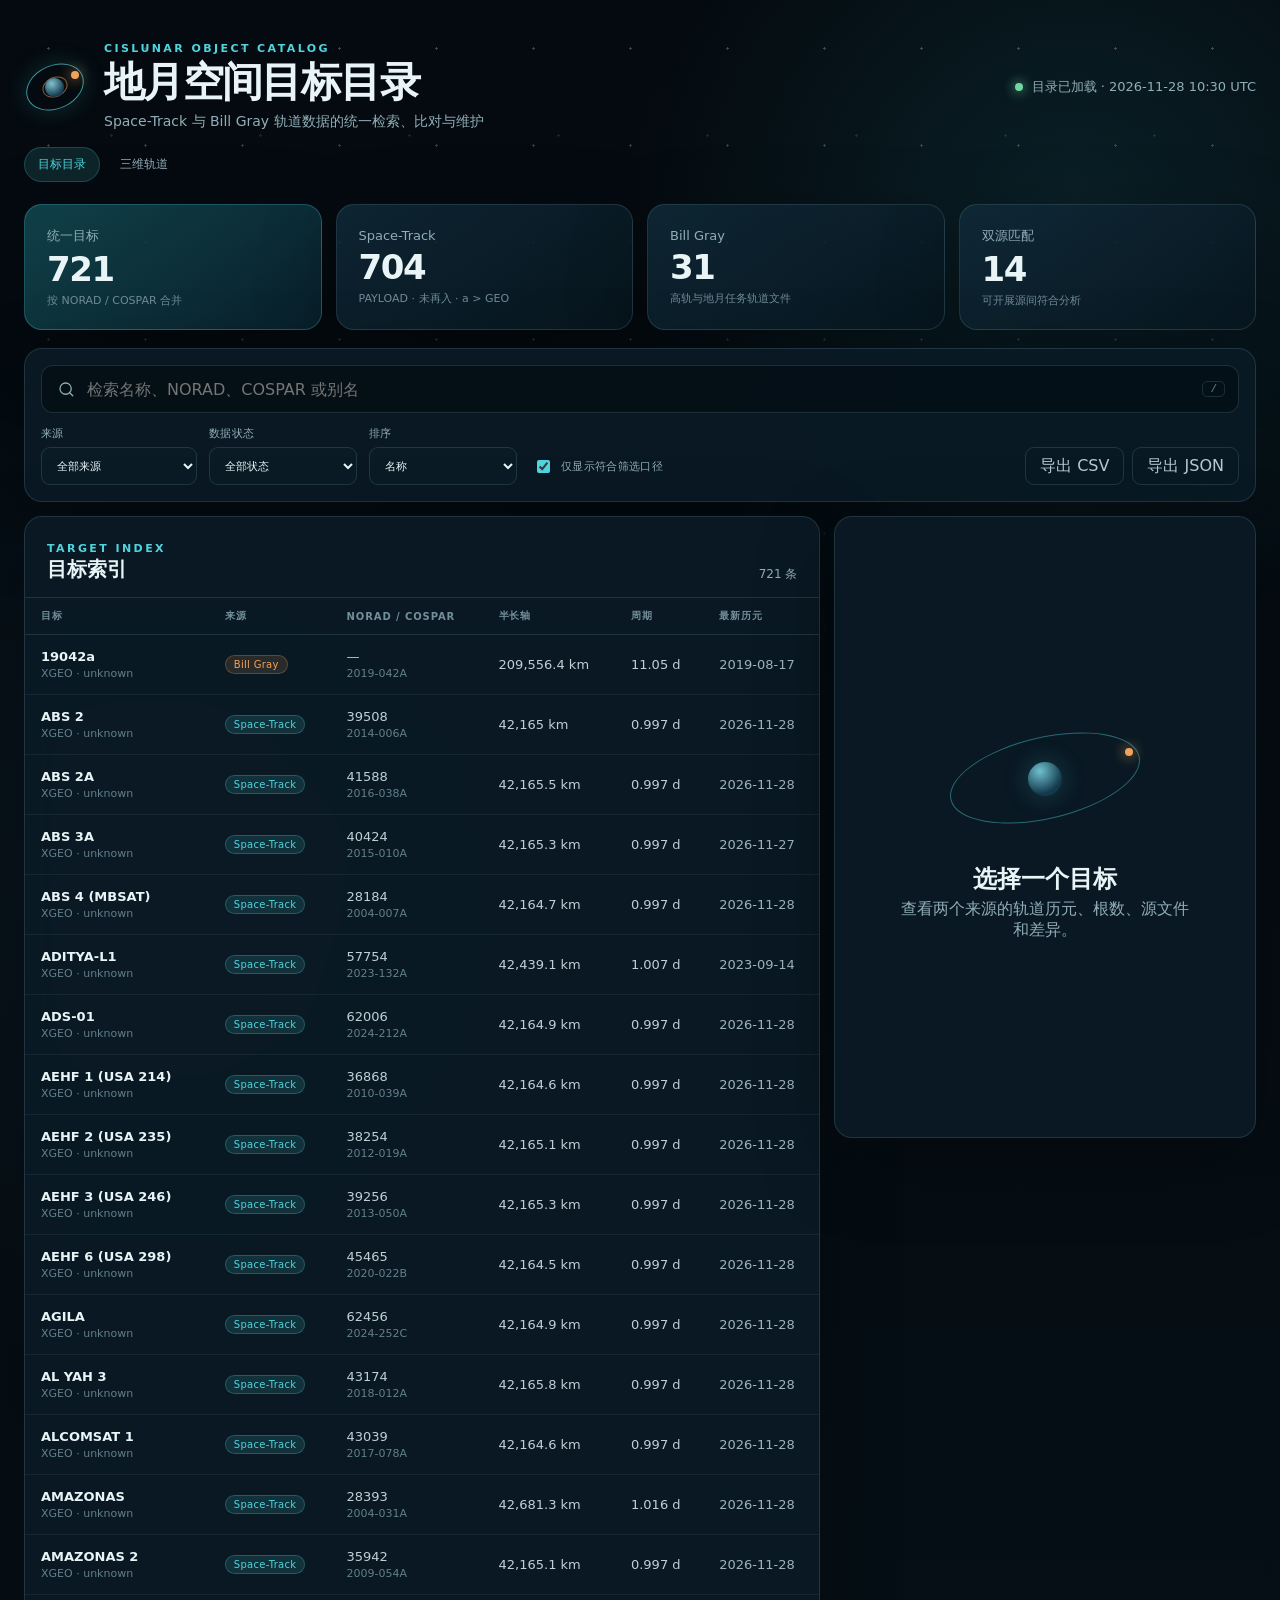
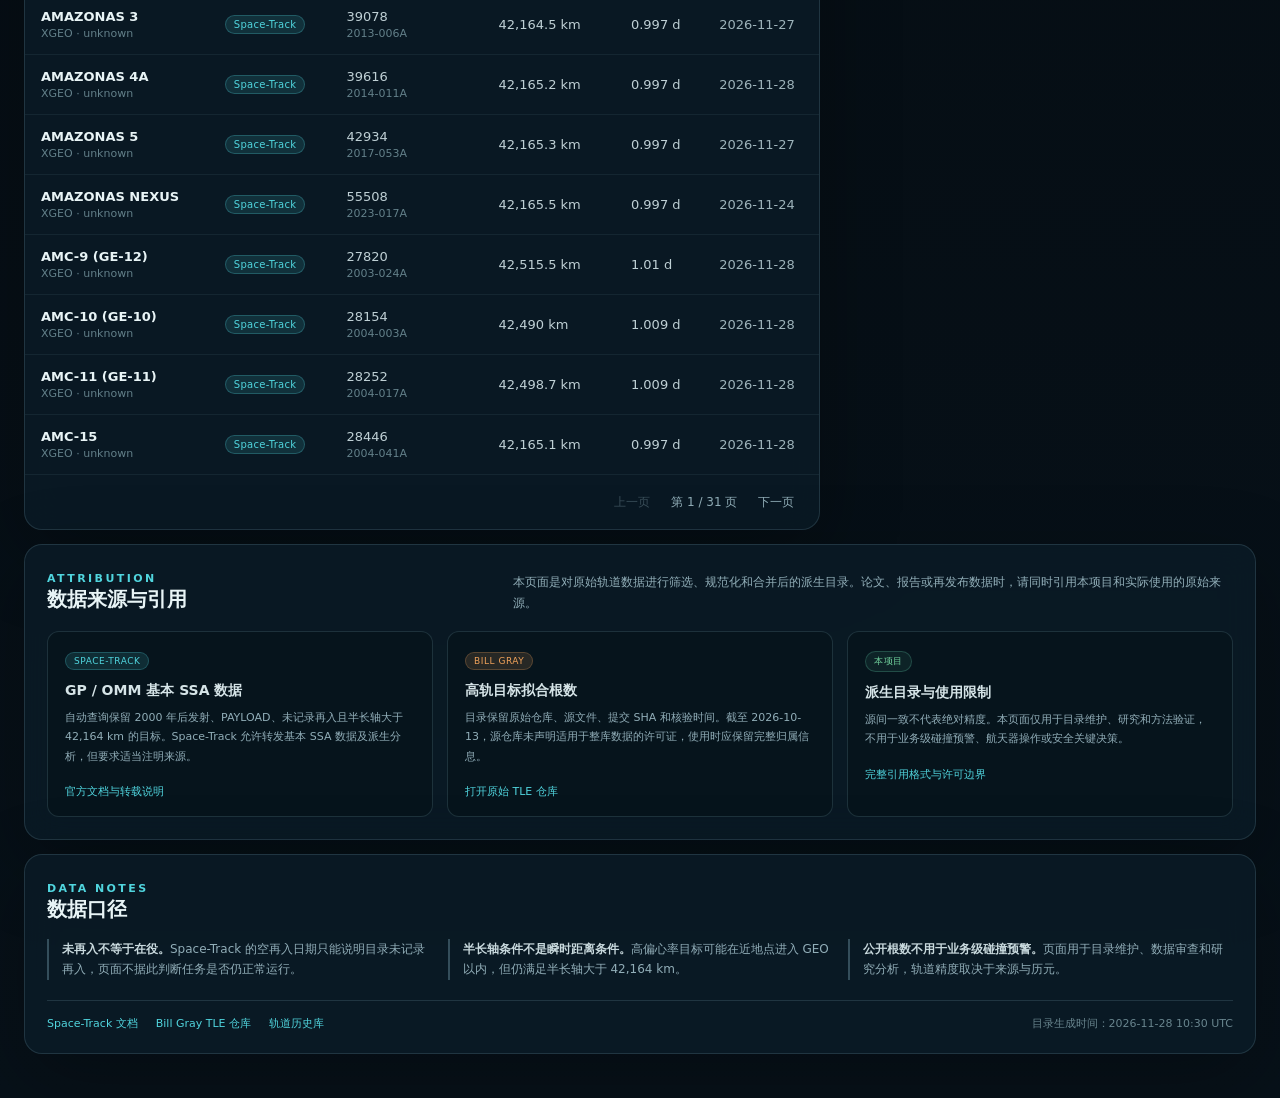
<file: public/index.html>
<!doctype html>
<html lang="zh-CN">
<head>
  <meta charset="utf-8">
  <meta name="viewport" content="width=device-width, initial-scale=1">
  <meta name="description" content="Space-Track 与 Bill Gray 地月空间目标目录">
  <title>地月空间目标目录</title>
  <link rel="stylesheet" href="./assets/styles.css">
</head>
<body>
  <div class="star-field" aria-hidden="true"></div>
  <header class="site-header">
    <div class="brand-block">
      <div class="brand-mark" aria-hidden="true">
        <span class="orbit-ring"></span><span class="orbit-dot"></span>
      </div>
      <div>
        <p class="eyebrow">CISLUNAR OBJECT CATALOG</p>
        <h1>地月空间目标目录</h1>
        <p class="subtitle">Space-Track 与 Bill Gray 轨道数据的统一检索、比对与维护</p>
      </div>
    </div>
    <div class="header-status">
      <span class="status-dot" id="load-status-dot"></span>
      <span id="load-status">正在读取目录</span>
    </div>
  </header>

  <nav class="site-nav" aria-label="主导航">
    <a class="active" href="./index.html" aria-current="page">目标目录</a>
    <a href="./orbit-viewer.html">三维轨道</a>
  </nav>

  <main>
    <section class="summary-grid" aria-label="目录摘要">
      <article class="metric-card metric-primary">
        <span class="metric-label">统一目标</span>
        <strong id="metric-total">—</strong>
        <span class="metric-note">按 NORAD / COSPAR 合并</span>
      </article>
      <article class="metric-card">
        <span class="metric-label">Space-Track</span>
        <strong id="metric-st">—</strong>
        <span class="metric-note">PAYLOAD · 未再入 · a &gt; GEO</span>
      </article>
      <article class="metric-card">
        <span class="metric-label">Bill Gray</span>
        <strong id="metric-bg">—</strong>
        <span class="metric-note">高轨与地月任务轨道文件</span>
      </article>
      <article class="metric-card">
        <span class="metric-label">双源匹配</span>
        <strong id="metric-matched">—</strong>
        <span class="metric-note">可开展源间符合分析</span>
      </article>
    </section>

    <section class="workspace">
      <div class="toolbar-panel">
        <div class="search-wrap">
          <svg viewBox="0 0 24 24" aria-hidden="true"><path d="m21 21-4.4-4.4m2.4-5.1a7.5 7.5 0 1 1-15 0 7.5 7.5 0 0 1 15 0Z"/></svg>
          <input id="search" type="search" placeholder="检索名称、NORAD、COSPAR 或别名" autocomplete="off">
          <kbd>/</kbd>
        </div>
        <div class="filter-row">
          <label>来源
            <select id="source-filter">
              <option value="all">全部来源</option>
              <option value="matched">双源匹配</option>
              <option value="spacetrack">仅含 Space-Track</option>
              <option value="bill_gray">仅含 Bill Gray</option>
            </select>
          </label>
          <label>数据状态
            <select id="freshness-filter">
              <option value="all">全部状态</option>
              <option value="fresh">7 天内</option>
              <option value="aging">8–30 天</option>
              <option value="stale">超过 30 天</option>
              <option value="unknown">无历元</option>
            </select>
          </label>
          <label>排序
            <select id="sort-select">
              <option value="name">名称</option>
              <option value="sma-desc">半长轴：大到小</option>
              <option value="sma-asc">半长轴：小到大</option>
              <option value="epoch-desc">历元：新到旧</option>
              <option value="norad">NORAD</option>
            </select>
          </label>
          <label class="check-label">
            <input id="eligible-only" type="checkbox" checked>
            <span>仅显示符合筛选口径</span>
          </label>
          <div class="toolbar-actions">
            <button class="button secondary" id="export-csv" type="button">导出 CSV</button>
            <button class="button secondary" id="export-json" type="button">导出 JSON</button>
          </div>
        </div>
      </div>

      <div class="content-grid">
        <section class="catalog-panel" aria-label="目标列表">
          <div class="panel-heading">
            <div>
              <span class="section-kicker">TARGET INDEX</span>
              <h2>目标索引</h2>
            </div>
            <span id="result-count" class="result-count">0 条</span>
          </div>
          <div class="table-shell">
            <table>
              <thead>
                <tr>
                  <th>目标</th>
                  <th>来源</th>
                  <th>NORAD / COSPAR</th>
                  <th>半长轴</th>
                  <th>周期</th>
                  <th>最新历元</th>
                </tr>
              </thead>
              <tbody id="catalog-body"></tbody>
            </table>
            <div id="empty-state" class="empty-state" hidden>
              <span class="empty-orbit" aria-hidden="true"></span>
              <h3>没有匹配的目标</h3>
              <p>请调整检索词或筛选条件。</p>
            </div>
          </div>
          <div class="pagination">
            <button class="button ghost" id="prev-page" type="button">上一页</button>
            <span id="page-label">第 1 / 1 页</span>
            <button class="button ghost" id="next-page" type="button">下一页</button>
          </div>
        </section>

        <aside class="detail-panel" id="detail-panel" aria-label="目标详情">
          <div id="detail-placeholder" class="detail-placeholder">
            <div class="orbit-visual placeholder-orbit" aria-hidden="true">
              <span class="earth"></span><span class="path path-a"></span><span class="satellite"></span>
            </div>
            <h2>选择一个目标</h2>
            <p>查看两个来源的轨道历元、根数、源文件和差异。</p>
          </div>
          <div id="detail-content" hidden></div>
        </aside>
      </div>
    </section>

    <section class="citation-panel" id="data-citation">
      <div class="citation-intro">
        <div>
          <span class="section-kicker">ATTRIBUTION</span>
          <h2>数据来源与引用</h2>
        </div>
        <p>本页面是对原始轨道数据进行筛选、规范化和合并后的派生目录。论文、报告或再发布数据时，请同时引用本项目和实际使用的原始来源。</p>
      </div>
      <div class="citation-grid">
        <article class="citation-card">
          <span class="citation-tag st">Space-Track</span>
          <h3>GP / OMM 基本 SSA 数据</h3>
          <p>自动查询保留 2000 年后发射、PAYLOAD、未记录再入且半长轴大于 42,164 km 的目标。Space-Track 允许转发基本 SSA 数据及派生分析，但要求适当注明来源。</p>
          <a href="https://www.space-track.org/documentation" target="_blank" rel="noreferrer">官方文档与转载说明</a>
        </article>
        <article class="citation-card">
          <span class="citation-tag bg">Bill Gray</span>
          <h3>高轨目标拟合根数</h3>
          <p>目录保留原始仓库、源文件、提交 SHA 和核验时间。截至 2026-10-13，源仓库未声明适用于整库数据的许可证，使用时应保留完整归属信息。</p>
          <a href="https://github.com/Bill-Gray/tles" target="_blank" rel="noreferrer">打开原始 TLE 仓库</a>
        </article>
        <article class="citation-card">
          <span class="citation-tag derived">本项目</span>
          <h3>派生目录与使用限制</h3>
          <p>源间一致不代表绝对精度。本页面仅用于目录维护、研究和方法验证，不用于业务级碰撞预警、航天器操作或安全关键决策。</p>
          <a href="https://github.com/YuYanJ02/Cislunar-Targets/blob/main/DATA_SOURCES.md" target="_blank" rel="noreferrer">完整引用格式与许可边界</a>
        </article>
      </div>
    </section>

    <section class="notes-panel">
      <div>
        <span class="section-kicker">DATA NOTES</span>
        <h2>数据口径</h2>
      </div>
      <div class="note-grid">
        <p><strong>未再入不等于在役。</strong>Space-Track 的空再入日期只能说明目录未记录再入，页面不据此判断任务是否仍正常运行。</p>
        <p><strong>半长轴条件不是瞬时距离条件。</strong>高偏心率目标可能在近地点进入 GEO 以内，但仍满足半长轴大于 42,164 km。</p>
        <p><strong>公开根数不用于业务级碰撞预警。</strong>页面用于目录维护、数据审查和研究分析，轨道精度取决于来源与历元。</p>
      </div>
      <div class="source-links">
        <a href="https://www.space-track.org/documentation" target="_blank" rel="noreferrer">Space-Track 文档</a>
        <a href="https://github.com/Bill-Gray/tles" target="_blank" rel="noreferrer">Bill Gray TLE 仓库</a>
        <a href="https://github.com/YuYanJ02/Cislunar-Targets/tree/main/data/history" target="_blank" rel="noreferrer">轨道历史库</a>
        <span id="generated-at">目录生成时间：—</span>
      </div>
    </section>
  </main>

  <template id="source-card-template">
    <article class="source-card">
      <div class="source-card-head">
        <span class="source-badge"></span>
        <span class="freshness-badge"></span>
      </div>
      <div class="orbit-grid"></div>
      <details class="raw-elements">
        <summary>原始根数与来源</summary>
        <pre></pre>
        <a class="source-url" target="_blank" rel="noreferrer">打开源数据</a>
      </details>
    </article>
  </template>

  <script src="./assets/app.js" defer></script>
</body>
</html>
</file>
<file: public/assets/styles.css>
:root {
  color-scheme: dark;
  --bg: #071119;
  --bg-deep: #040a0f;
  --panel: rgba(11, 27, 38, 0.88);
  --panel-strong: #0d2230;
  --panel-soft: #102b3a;
  --line: rgba(151, 202, 219, 0.16);
  --line-strong: rgba(151, 202, 219, 0.3);
  --text: #e8f4f6;
  --muted: #91aeb8;
  --cyan: #50d5de;
  --cyan-soft: rgba(80, 213, 222, 0.13);
  --orange: #f0a35a;
  --orange-soft: rgba(240, 163, 90, 0.14);
  --green: #73d7a0;
  --red: #e47f79;
  --shadow: 0 24px 80px rgba(0, 0, 0, 0.28);
  --radius: 18px;
  font-family: Inter, "Noto Sans SC", "Microsoft YaHei", system-ui, sans-serif;
}

* { box-sizing: border-box; }

html { scroll-behavior: smooth; }

body {
  margin: 0;
  min-width: 320px;
  color: var(--text);
  background:
    radial-gradient(circle at 84% 8%, rgba(34, 129, 145, 0.18), transparent 28rem),
    radial-gradient(circle at 12% 32%, rgba(38, 86, 116, 0.12), transparent 32rem),
    linear-gradient(180deg, var(--bg-deep), var(--bg));
  min-height: 100vh;
}

button, input, select { font: inherit; }
button, select { cursor: pointer; }
a { color: var(--cyan); }

.star-field {
  position: fixed;
  inset: 0;
  pointer-events: none;
  opacity: .45;
  background-image:
    radial-gradient(circle, rgba(255,255,255,.55) 0 1px, transparent 1.3px),
    radial-gradient(circle, rgba(80,213,222,.45) 0 1px, transparent 1.3px);
  background-position: 0 0, 37px 61px;
  background-size: 97px 97px, 149px 149px;
  mask-image: linear-gradient(to bottom, black, transparent 76%);
}

.site-header, main {
  width: min(1540px, calc(100% - 48px));
  margin-inline: auto;
  position: relative;
}

.site-nav {
  width: min(1540px, calc(100% - 48px));
  margin: -14px auto 22px;
  position: relative;
  display: flex;
  gap: 6px;
}
.site-nav a {
  color: var(--muted);
  text-decoration: none;
  border: 1px solid transparent;
  border-radius: 999px;
  padding: 8px 13px;
  font-size: 12px;
}
.site-nav a:hover { color: var(--text); border-color: var(--line); }
.site-nav a.active { color: var(--cyan); background: var(--cyan-soft); border-color: rgba(80,213,222,.22); }

.site-header {
  display: flex;
  justify-content: space-between;
  align-items: center;
  gap: 24px;
  padding: 42px 0 30px;
}

.brand-block { display: flex; align-items: center; gap: 18px; }
.brand-mark { width: 62px; height: 62px; position: relative; flex: 0 0 auto; }
.orbit-ring {
  position: absolute; inset: 9px 1px; border: 1px solid rgba(80,213,222,.7);
  border-radius: 50%; transform: rotate(-24deg); box-shadow: 0 0 24px rgba(80,213,222,.18);
}
.orbit-ring::after { content: ""; position: absolute; inset: 11px 16px; border: 1px solid rgba(240,163,90,.55); border-radius: 50%; }
.orbit-dot { position: absolute; width: 8px; height: 8px; right: 7px; top: 15px; background: var(--orange); border-radius: 50%; box-shadow: 0 0 13px var(--orange); }
.brand-mark::after { content: ""; position: absolute; width: 19px; height: 19px; left: 21px; top: 22px; border-radius: 50%; background: radial-gradient(circle at 36% 30%, #7ec1ce, #173c4e 70%); }

.eyebrow, .section-kicker { color: var(--cyan); font-size: 11px; letter-spacing: .22em; font-weight: 700; margin: 0 0 6px; }
h1 { font-size: clamp(28px, 3.2vw, 44px); line-height: 1.05; letter-spacing: -.04em; margin: 0; }
.subtitle { margin: 9px 0 0; color: var(--muted); font-size: 14px; }
.header-status { display: flex; align-items: center; gap: 9px; color: var(--muted); font-size: 13px; white-space: nowrap; }
.status-dot { width: 8px; height: 8px; border-radius: 50%; background: var(--orange); box-shadow: 0 0 12px var(--orange); }
.status-dot.ready { background: var(--green); box-shadow: 0 0 12px var(--green); }
.status-dot.error { background: var(--red); box-shadow: 0 0 12px var(--red); }

.summary-grid { display: grid; grid-template-columns: repeat(4, minmax(0, 1fr)); gap: 14px; margin-bottom: 18px; }
.metric-card {
  border: 1px solid var(--line); border-radius: var(--radius); padding: 20px 22px;
  background: linear-gradient(145deg, rgba(16,43,58,.82), rgba(8,22,31,.9)); box-shadow: var(--shadow);
  min-height: 126px; display: flex; flex-direction: column; justify-content: center;
}
.metric-primary { background: linear-gradient(145deg, rgba(19,74,83,.84), rgba(9,34,45,.94)); border-color: rgba(80,213,222,.28); }
.metric-label { color: var(--muted); font-size: 13px; }
.metric-card strong { font-size: 34px; font-variant-numeric: tabular-nums; margin: 4px 0; letter-spacing: -.04em; }
.metric-note { color: #6f8c96; font-size: 11px; }

.workspace { display: grid; gap: 14px; }
.toolbar-panel, .catalog-panel, .detail-panel, .citation-panel, .notes-panel {
  background: var(--panel); border: 1px solid var(--line); border-radius: var(--radius); box-shadow: var(--shadow); backdrop-filter: blur(18px);
}
.toolbar-panel { padding: 16px; }
.search-wrap { position: relative; }
.search-wrap svg { position: absolute; width: 18px; height: 18px; left: 16px; top: 50%; transform: translateY(-50%); fill: none; stroke: var(--muted); stroke-width: 1.7; stroke-linecap: round; }
.search-wrap input {
  width: 100%; height: 48px; padding: 0 54px 0 45px; color: var(--text); background: rgba(3,12,17,.58);
  border: 1px solid var(--line); border-radius: 12px; outline: none;
}
.search-wrap input:focus { border-color: rgba(80,213,222,.55); box-shadow: 0 0 0 3px rgba(80,213,222,.08); }
.search-wrap kbd { position: absolute; right: 14px; top: 50%; transform: translateY(-50%); color: #66818a; border: 1px solid var(--line); border-radius: 5px; padding: 1px 7px; font-size: 11px; }
.filter-row { display: flex; align-items: end; gap: 12px; flex-wrap: wrap; padding-top: 13px; }
.filter-row label { display: grid; gap: 6px; color: var(--muted); font-size: 11px; letter-spacing: .03em; }
select {
  min-width: 148px; height: 38px; color: var(--text); background: #0a1b25; border: 1px solid var(--line); border-radius: 9px; padding: 0 32px 0 11px;
}
.check-label { display: flex !important; grid-auto-flow: column; align-items: center; gap: 8px !important; height: 38px; padding: 0 4px; }
.check-label input { accent-color: var(--cyan); }
.toolbar-actions { margin-left: auto; display: flex; gap: 8px; }
.button { border: 1px solid transparent; border-radius: 9px; height: 38px; padding: 0 14px; color: var(--text); background: var(--cyan-soft); }
.button:hover { border-color: rgba(80,213,222,.42); }
.button.secondary { background: transparent; border-color: var(--line); color: #b8cbd1; }
.button.ghost { background: transparent; color: var(--muted); padding-inline: 10px; }
.button:disabled { opacity: .35; cursor: not-allowed; }

.content-grid { display: grid; grid-template-columns: minmax(0, 1.7fr) minmax(360px, .9fr); gap: 14px; align-items: start; }
.catalog-panel { min-width: 0; overflow: hidden; }
.detail-panel { position: sticky; top: 14px; min-height: 620px; overflow: hidden; }
.panel-heading { padding: 20px 22px 14px; display: flex; justify-content: space-between; align-items: end; }
.panel-heading h2, .citation-panel h2, .notes-panel h2 { margin: 0; font-size: 20px; }
.result-count { color: var(--muted); font-size: 12px; }
.table-shell { overflow-x: auto; min-height: 518px; }
table { width: 100%; border-collapse: collapse; font-size: 13px; }
th { text-align: left; color: #72909a; font-size: 10px; letter-spacing: .09em; text-transform: uppercase; font-weight: 650; padding: 11px 16px; border-top: 1px solid var(--line); border-bottom: 1px solid var(--line); white-space: nowrap; }
td { padding: 14px 16px; border-bottom: 1px solid rgba(151,202,219,.08); color: #bfd0d5; vertical-align: middle; }
tbody tr { cursor: pointer; transition: background .16s ease; }
tbody tr:hover, tbody tr.selected { background: rgba(80,213,222,.055); }
tbody tr.selected { box-shadow: inset 3px 0 0 var(--cyan); }
.target-name { color: var(--text); font-weight: 650; display: block; max-width: 260px; overflow: hidden; text-overflow: ellipsis; white-space: nowrap; }
.target-sub { display: block; color: #63808a; margin-top: 3px; font-size: 11px; }
.source-stack { display: flex; gap: 5px; flex-wrap: wrap; }
.source-pill, .freshness-badge, .source-badge, .identity-pill { display: inline-flex; align-items: center; width: fit-content; border-radius: 999px; padding: 3px 8px; font-size: 10px; letter-spacing: .03em; border: 1px solid var(--line); }
.source-pill.st, .source-badge.st { color: var(--cyan); background: var(--cyan-soft); border-color: rgba(80,213,222,.25); }
.source-pill.bg, .source-badge.bg { color: var(--orange); background: var(--orange-soft); border-color: rgba(240,163,90,.25); }
.numeric { font-variant-numeric: tabular-nums; white-space: nowrap; }
.epoch-cell { color: #9db3ba; white-space: nowrap; }
.pagination { display: flex; align-items: center; justify-content: flex-end; gap: 10px; min-height: 54px; padding: 8px 14px; color: var(--muted); font-size: 12px; }
.empty-state { text-align: center; padding: 90px 20px; color: var(--muted); }
.empty-state h3 { color: var(--text); margin: 15px 0 4px; }
.empty-state p { margin: 0; }
.empty-orbit { display: inline-block; width: 70px; height: 34px; border: 1px solid rgba(80,213,222,.4); border-radius: 50%; transform: rotate(-17deg); }

.detail-placeholder { min-height: 620px; display: grid; place-content: center; text-align: center; padding: 30px; color: var(--muted); }
.detail-placeholder h2 { color: var(--text); margin: 20px 0 4px; }
.detail-placeholder p { margin: 0; max-width: 290px; }
.orbit-visual { width: 210px; height: 130px; position: relative; margin: auto; }
.earth { position: absolute; width: 34px; height: 34px; left: 88px; top: 49px; border-radius: 50%; background: radial-gradient(circle at 35% 27%, #70c1ce, #14394d 68%); box-shadow: 0 0 26px rgba(80,213,222,.24); }
.path { position: absolute; border: 1px solid rgba(80,213,222,.43); border-radius: 50%; transform: rotate(-13deg); }
.path-a { inset: 24px 8px; }
.satellite { position: absolute; width: 8px; height: 8px; right: 17px; top: 35px; border-radius: 50%; background: var(--orange); box-shadow: 0 0 13px var(--orange); }

.detail-hero { padding: 24px 24px 18px; border-bottom: 1px solid var(--line); background: linear-gradient(145deg, rgba(21,61,75,.58), rgba(9,25,34,.14)); }
.detail-hero-top { display: flex; justify-content: space-between; gap: 20px; align-items: start; }
.detail-hero h2 { margin: 4px 0 5px; font-size: 25px; line-height: 1.16; }
.detail-id { color: var(--muted); font-size: 12px; margin: 0; }
.detail-meta { display: flex; flex-wrap: wrap; gap: 6px; margin-top: 13px; }
.detail-body { padding: 18px; display: grid; gap: 12px; max-height: 690px; overflow-y: auto; }
.comparison-card { border: 1px solid rgba(80,213,222,.22); background: rgba(80,213,222,.055); border-radius: 12px; padding: 14px; }
.comparison-card h3, .source-card h3 { margin: 0 0 11px; font-size: 12px; color: #c9dce0; }
.delta-grid { display: grid; grid-template-columns: repeat(3, 1fr); gap: 8px; }
.delta-grid div { border-left: 2px solid rgba(80,213,222,.35); padding-left: 9px; }
.delta-grid span { display: block; color: var(--muted); font-size: 9px; }
.delta-grid strong { display: block; margin-top: 3px; font-size: 13px; font-variant-numeric: tabular-nums; }
.source-card { border: 1px solid var(--line); background: rgba(4,15,21,.42); border-radius: 12px; padding: 14px; }
.source-card-head { display: flex; justify-content: space-between; margin-bottom: 12px; }
.freshness-badge.fresh { color: var(--green); }
.freshness-badge.aging { color: var(--orange); }
.freshness-badge.stale { color: var(--red); }
.orbit-grid { display: grid; grid-template-columns: repeat(3, minmax(0,1fr)); gap: 9px; }
.orbit-section-title { grid-column: 1 / -1; margin: 6px 0 1px; padding-top: 10px; border-top: 1px solid rgba(133,176,187,.16); color: #8fb7c1; font-size: 10px; font-weight: 700; letter-spacing: .08em; text-transform: uppercase; }
.orbit-section-title:first-child { margin-top: 0; padding-top: 0; border-top: 0; }
.orbit-field { min-width: 0; }
.orbit-field span { display: block; color: #6e8b95; font-size: 9px; white-space: nowrap; }
.orbit-field strong { display: block; color: #c6d8dc; font-size: 12px; margin-top: 3px; overflow: hidden; text-overflow: ellipsis; white-space: nowrap; font-variant-numeric: tabular-nums; }
.raw-elements { margin-top: 13px; padding-top: 11px; border-top: 1px solid var(--line); }
.raw-elements summary { cursor: pointer; color: var(--muted); font-size: 11px; }
.raw-elements pre { white-space: pre-wrap; overflow-wrap: anywhere; color: #86a4ad; font-size: 9px; line-height: 1.5; background: #051016; border-radius: 8px; padding: 10px; }
.source-url { font-size: 11px; text-decoration: none; }

.history-section { border: 1px solid rgba(115,215,160,.22); background: rgba(115,215,160,.035); border-radius: 12px; overflow: hidden; }
.history-launch { display: flex; align-items: center; justify-content: space-between; gap: 14px; padding: 15px; }
.history-launch h3 { margin: 2px 0 5px; font-size: 14px; color: #d2e4e1; }
.history-launch p { margin: 0; color: var(--muted); font-size: 10px; line-height: 1.6; }
.history-toggle { flex: 0 0 auto; color: var(--green); background: rgba(115,215,160,.08); border-color: rgba(115,215,160,.2); }
.history-content { border-top: 1px solid var(--line); padding: 13px; }
.history-controls { display: flex; align-items: end; justify-content: space-between; gap: 10px; margin-bottom: 11px; color: var(--muted); font-size: 10px; }
.history-controls label { display: grid; gap: 4px; }
.history-controls select { height: 34px; min-width: 132px; font-size: 11px; }
.history-list { display: grid; gap: 9px; }
.history-entry { border: 1px solid var(--line); border-radius: 10px; background: rgba(3,12,17,.5); padding: 11px; }
.history-entry-head { display: flex; align-items: center; justify-content: space-between; gap: 8px; margin-bottom: 10px; }
.history-entry-head time { color: #a9c0c6; font-size: 10px; font-variant-numeric: tabular-nums; overflow-wrap: anywhere; text-align: right; }
.history-values { display: grid; grid-template-columns: repeat(3, minmax(0,1fr)); gap: 8px; }
.history-values div, .history-full-fields div { min-width: 0; }
.history-values span, .history-full-fields span { display: block; color: #68858e; font-size: 8px; white-space: nowrap; }
.history-values strong, .history-full-fields strong { display: block; color: #bfd1d5; margin-top: 2px; font-size: 10px; font-variant-numeric: tabular-nums; overflow: hidden; text-overflow: ellipsis; white-space: nowrap; }
.history-raw { margin-top: 10px; padding-top: 9px; border-top: 1px solid rgba(151,202,219,.1); }
.history-raw summary { cursor: pointer; color: #7897a0; font-size: 9px; }
.history-full-fields { display: grid; grid-template-columns: repeat(2,minmax(0,1fr)); gap: 8px; margin-top: 10px; }
.history-raw pre { white-space: pre-wrap; overflow-wrap: anywhere; color: #86a4ad; font-size: 8px; line-height: 1.5; background: #051016; border-radius: 7px; padding: 9px; }
.history-more { display: block; width: 100%; margin-top: 10px; font-size: 11px; }
.history-status { color: var(--muted); font-size: 11px; text-align: center; padding: 20px 8px; }
.history-status.error { color: var(--red); }
.history-spinner { display: inline-block; width: 10px; height: 10px; margin-right: 7px; border: 1px solid rgba(80,213,222,.25); border-top-color: var(--cyan); border-radius: 50%; animation: history-spin .8s linear infinite; }
@keyframes history-spin { to { transform: rotate(360deg); } }

.citation-panel { margin-top: 14px; padding: 22px; }
.citation-intro { display: flex; justify-content: space-between; align-items: end; gap: 26px; }
.citation-intro > p { max-width: 720px; margin: 0; color: var(--muted); font-size: 12px; line-height: 1.7; }
.citation-grid { display: grid; grid-template-columns: repeat(3, minmax(0, 1fr)); gap: 14px; margin-top: 18px; }
.citation-card { min-width: 0; padding: 17px; border: 1px solid var(--line); border-radius: 12px; background: rgba(4,15,21,.42); }
.citation-card h3 { margin: 12px 0 8px; color: #d5e4e7; font-size: 14px; }
.citation-card p { margin: 0 0 14px; color: var(--muted); font-size: 11px; line-height: 1.75; }
.citation-card a { font-size: 11px; text-decoration: none; }
.citation-tag { display: inline-flex; align-items: center; width: fit-content; border: 1px solid var(--line); border-radius: 999px; padding: 3px 8px; font-size: 9px; letter-spacing: .06em; text-transform: uppercase; }
.citation-tag.st { color: var(--cyan); background: var(--cyan-soft); border-color: rgba(80,213,222,.25); }
.citation-tag.bg { color: var(--orange); background: var(--orange-soft); border-color: rgba(240,163,90,.25); }
.citation-tag.derived { color: var(--green); background: rgba(103,211,171,.08); border-color: rgba(103,211,171,.24); }

.notes-panel { margin: 14px 0 44px; padding: 22px; }
.note-grid { display: grid; grid-template-columns: repeat(3, 1fr); gap: 16px; margin-top: 16px; }
.note-grid p { margin: 0; color: var(--muted); font-size: 12px; line-height: 1.7; border-left: 2px solid var(--line-strong); padding-left: 13px; }
.note-grid strong { color: #c8d9dd; }
.source-links { display: flex; gap: 18px; align-items: center; flex-wrap: wrap; border-top: 1px solid var(--line); margin-top: 20px; padding-top: 15px; color: #68858e; font-size: 11px; }
.source-links a { text-decoration: none; }
.source-links span { margin-left: auto; }

@media (max-width: 1120px) {
  .summary-grid { grid-template-columns: repeat(2, 1fr); }
  .content-grid { grid-template-columns: 1fr; }
  .detail-panel { position: static; min-height: 0; }
  .detail-placeholder { min-height: 360px; }
  .detail-body { max-height: none; }
}

@media (max-width: 720px) {
  .site-header, main { width: min(100% - 24px, 1540px); }
  .site-nav { width: min(100% - 24px, 1540px); }
  .site-header { align-items: flex-start; padding-top: 28px; }
  .brand-mark { width: 48px; height: 48px; }
  .brand-mark::after { left: 16px; top: 17px; width: 16px; height: 16px; }
  .header-status { display: none; }
  .summary-grid { grid-template-columns: 1fr 1fr; gap: 9px; }
  .metric-card { padding: 15px; min-height: 106px; }
  .metric-card strong { font-size: 27px; }
  .filter-row > label:not(.check-label) { flex: 1 1 140px; }
  select { width: 100%; min-width: 0; }
  .toolbar-actions { width: 100%; margin-left: 0; }
  .toolbar-actions .button { flex: 1; }
  th:nth-child(3), td:nth-child(3), th:nth-child(5), td:nth-child(5) { display: none; }
  th, td { padding-inline: 12px; }
  .target-name { max-width: 150px; }
  .citation-intro { display: grid; gap: 12px; }
  .citation-grid { grid-template-columns: 1fr; }
  .note-grid { grid-template-columns: 1fr; }
  .source-links span { margin-left: 0; width: 100%; }
  .orbit-grid { grid-template-columns: repeat(2, minmax(0,1fr)); }
  .delta-grid { grid-template-columns: 1fr; }
  .history-launch { align-items: flex-start; }
  .history-values { grid-template-columns: repeat(2, minmax(0,1fr)); }
}
</file>
